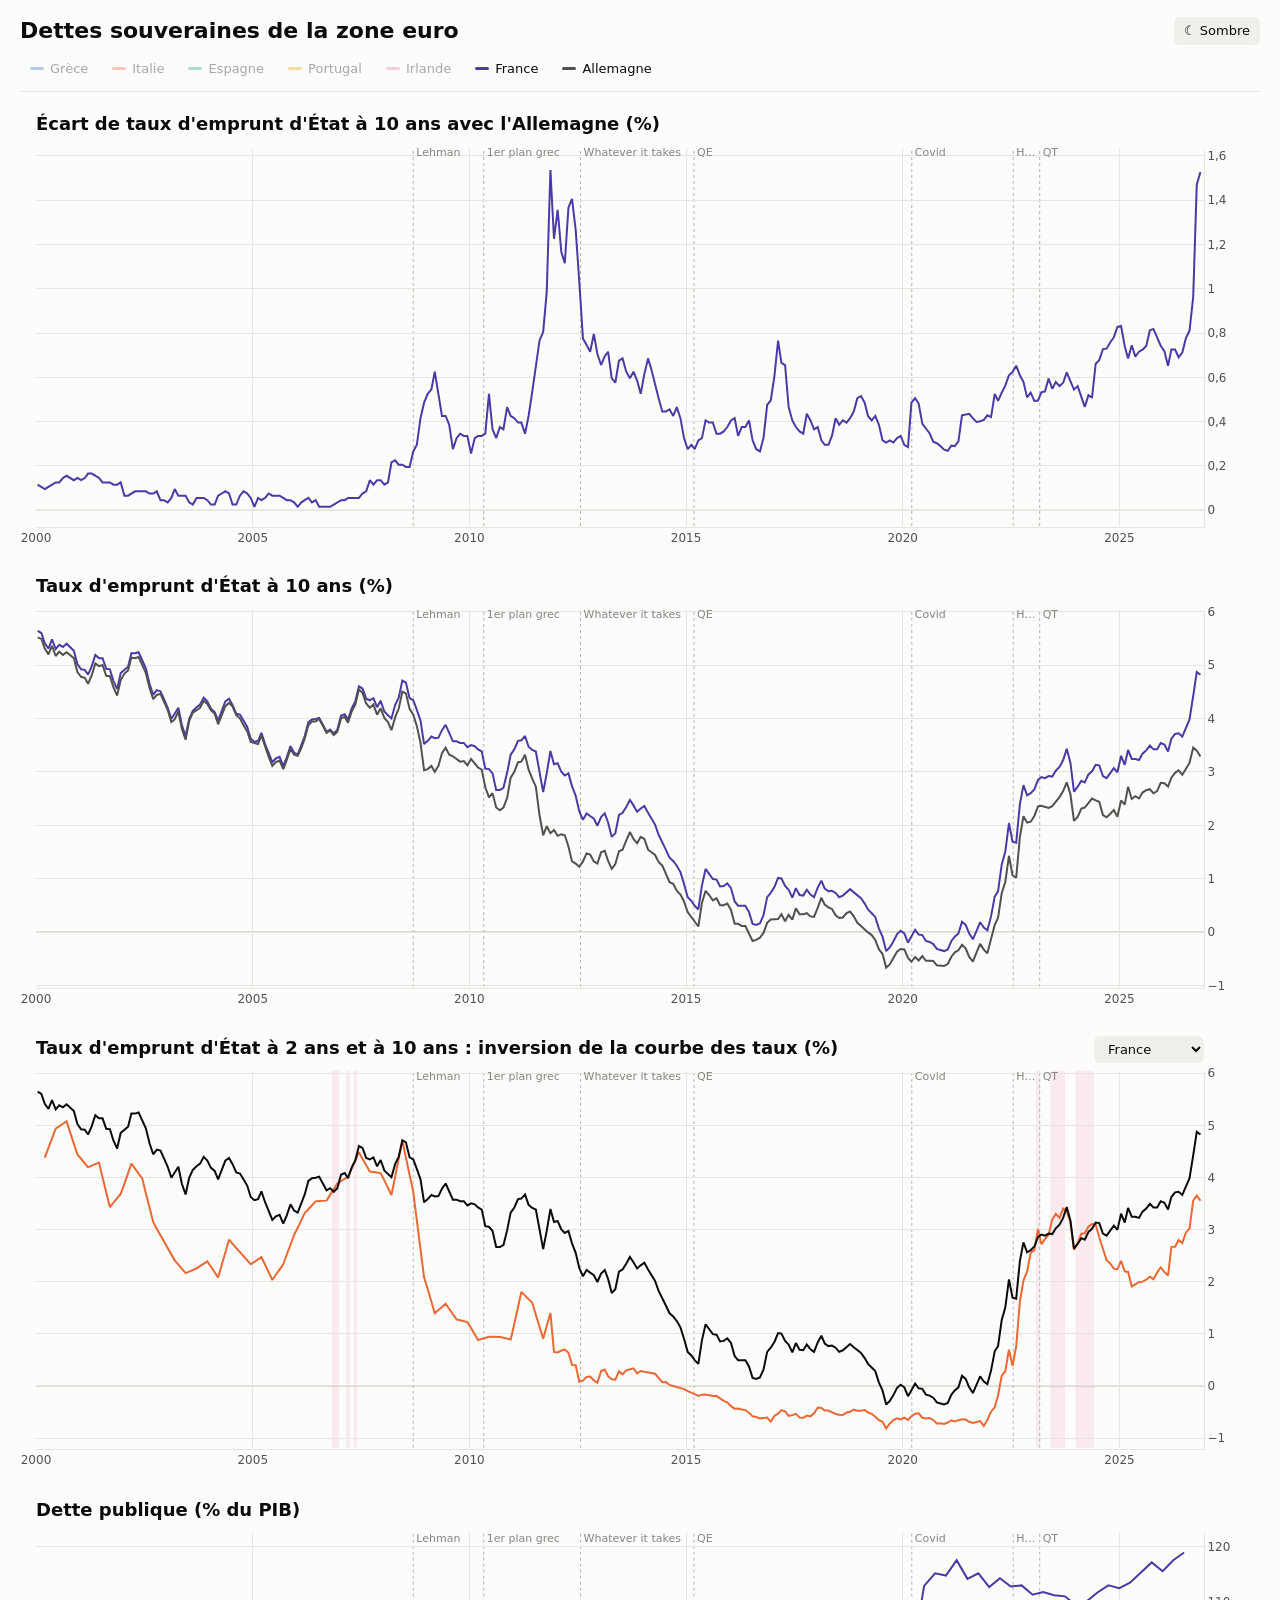
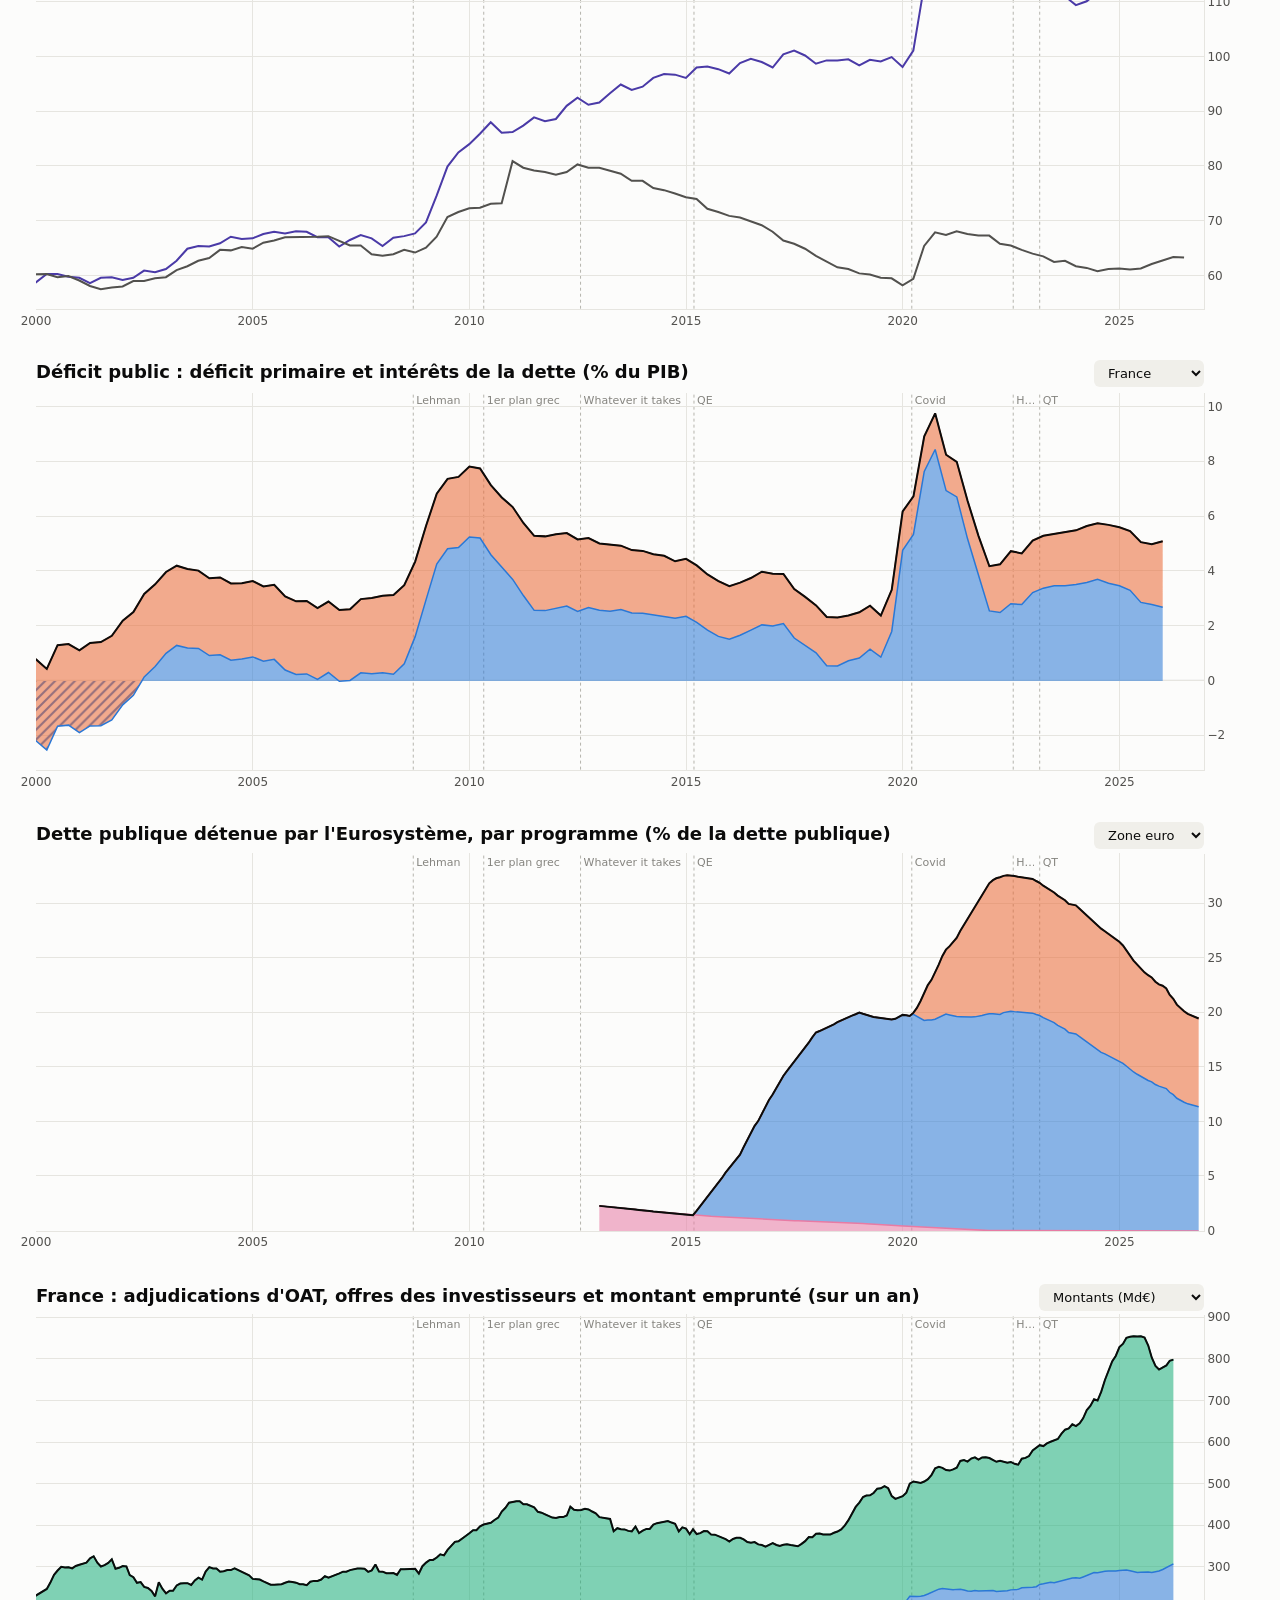
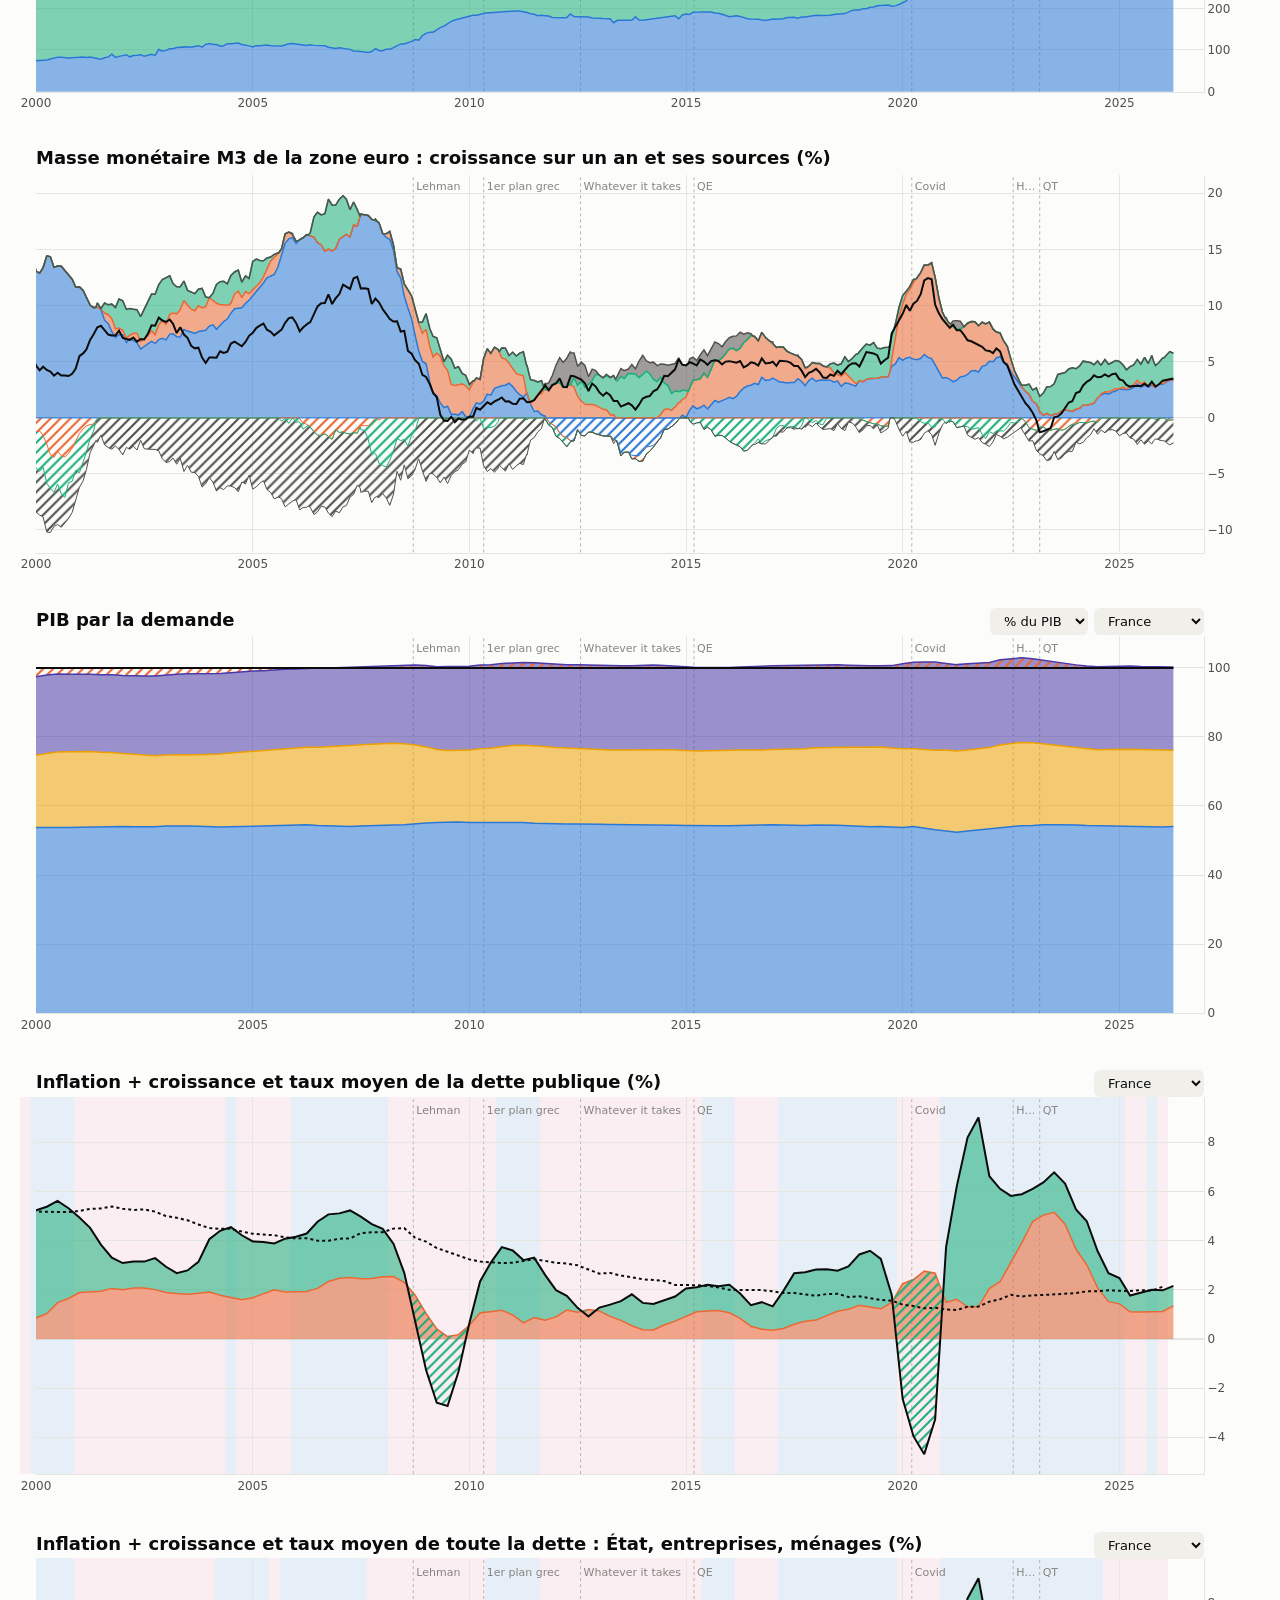
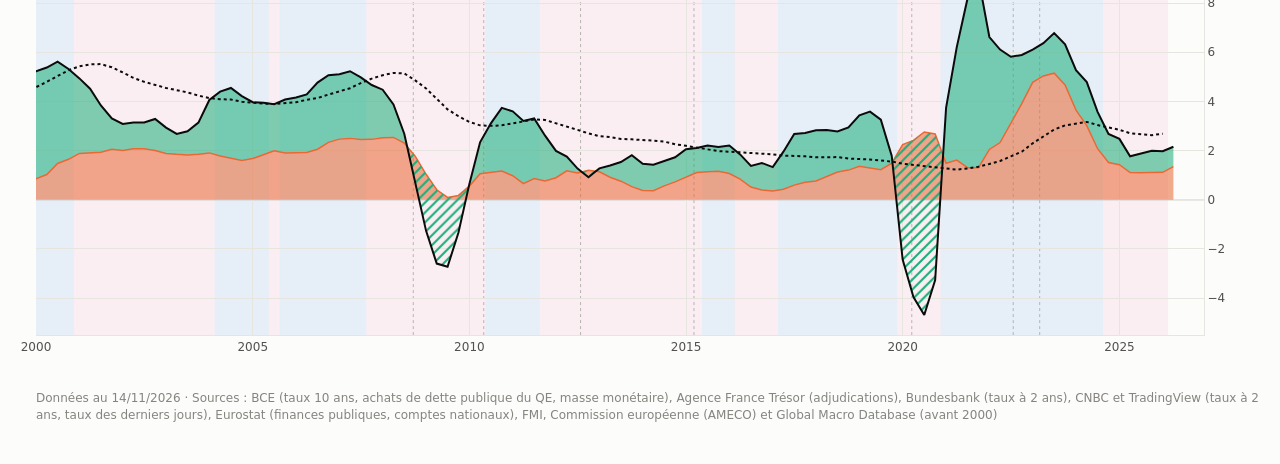
<file: index.html>
<!doctype html>
<html lang="fr">
<head>
<meta charset="utf-8">
<meta name="viewport" content="width=device-width, initial-scale=1">
<title>Dettes souveraines zone euro</title>
<link rel="icon" href="assets/favicon.svg" type="image/svg+xml">
<link rel="stylesheet" href="assets/style.css">
<script src="assets/plotly.min.js"></script>
<script src="data/data.js"></script>
</head>
<body>
<header>
  <div class="controls">
    <h1>Dettes souveraines de la zone euro</h1>
    <button id="autoY" hidden>Échelle auto</button>
    <!-- Budget de la France : masqué pour l'instant -->
    <!-- <a class="nav" href="budget.html">Budget de la France</a> -->
    <button id="theme" title="Mode clair / sombre"></button>
  </div>
  <nav id="legend"></nav>
</header>
<div id="stage">
  <div id="chart"></div>
  <div id="hover" hidden><div id="tip"></div></div>
  <div id="titles"></div>
  <div id="events"></div>
  <div id="evtip" hidden></div>
  <div id="dropline" hidden></div>
</div>
<footer>Données au <span id="updated"></span> · Sources : BCE (taux 10 ans, achats de dette publique du QE, masse monétaire), Agence France Trésor (adjudications), Bundesbank (taux à 2 ans), CNBC et TradingView (taux à 2 ans, taux des derniers jours),
  Eurostat (finances publiques, comptes nationaux), FMI, Commission européenne (AMECO) et Global Macro Database (avant 2000)</footer>
<script src="assets/app.js"></script>
</body>
</html>
</file>
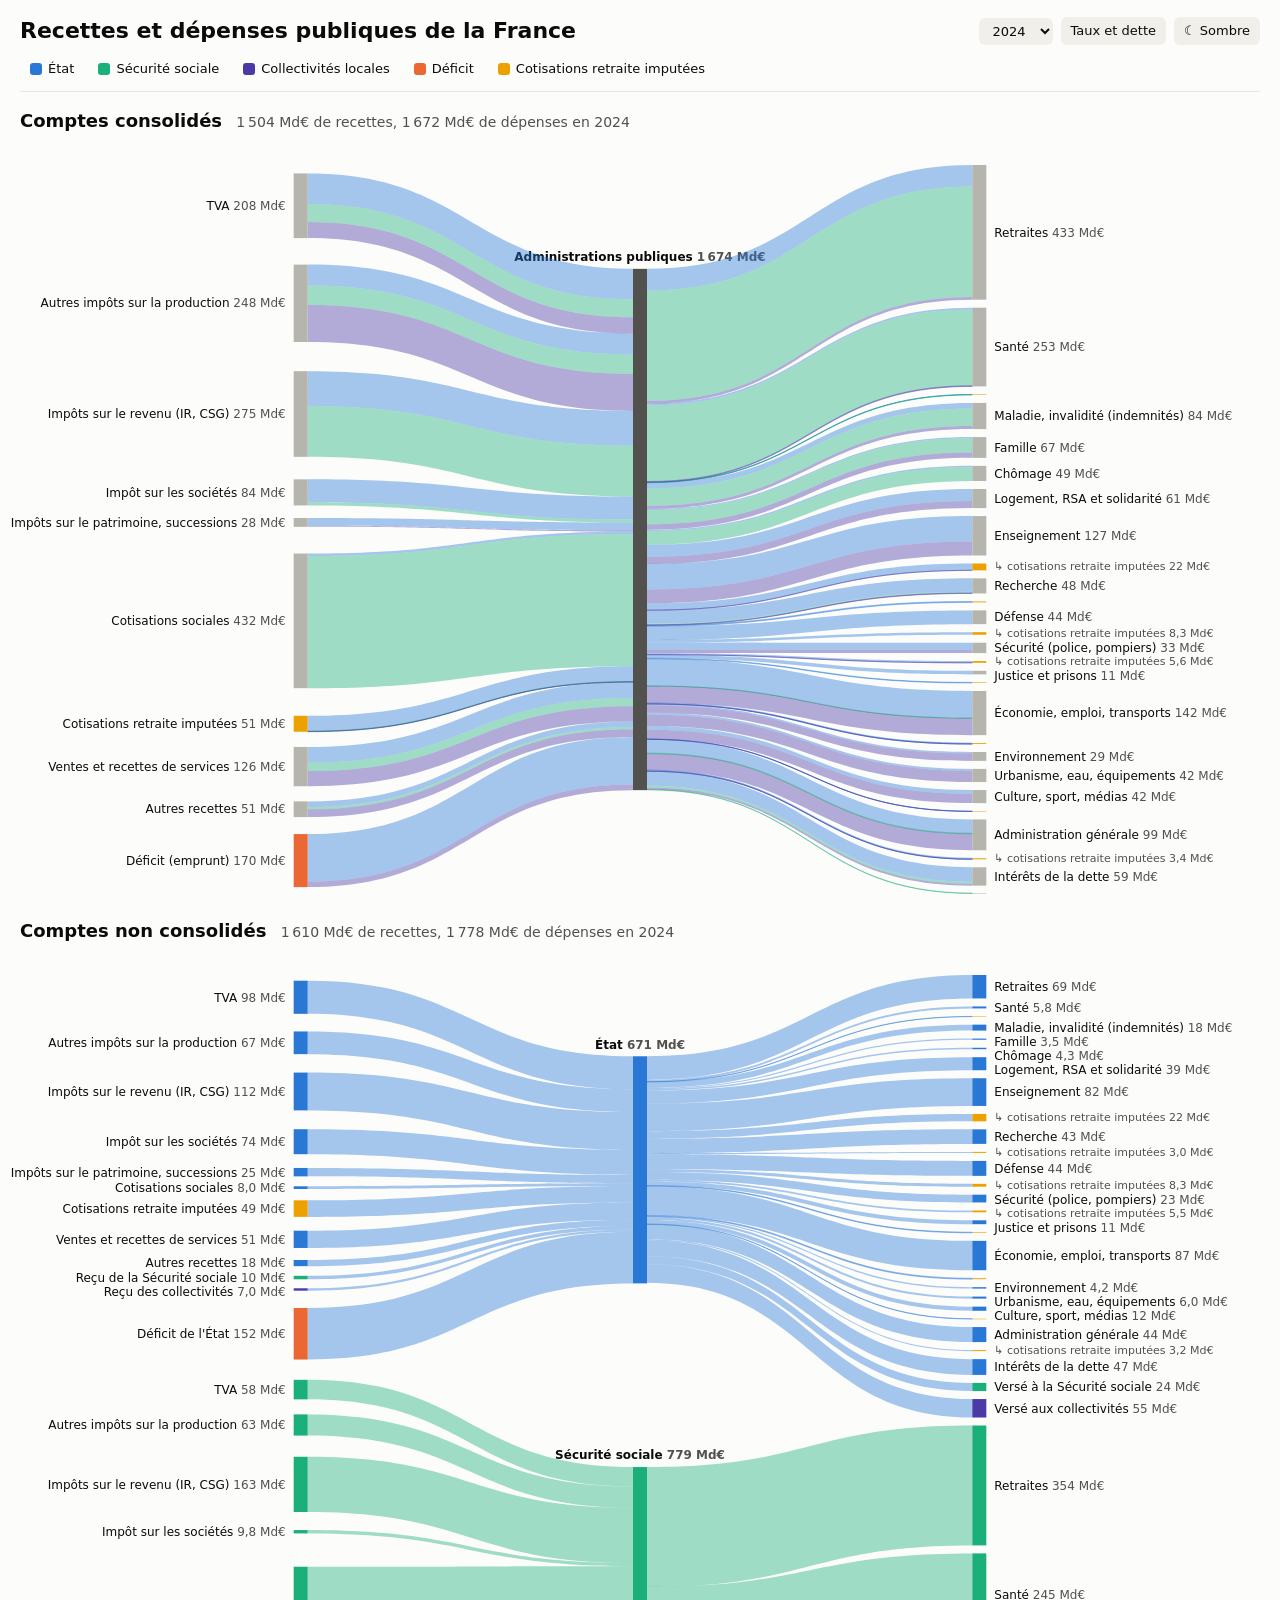
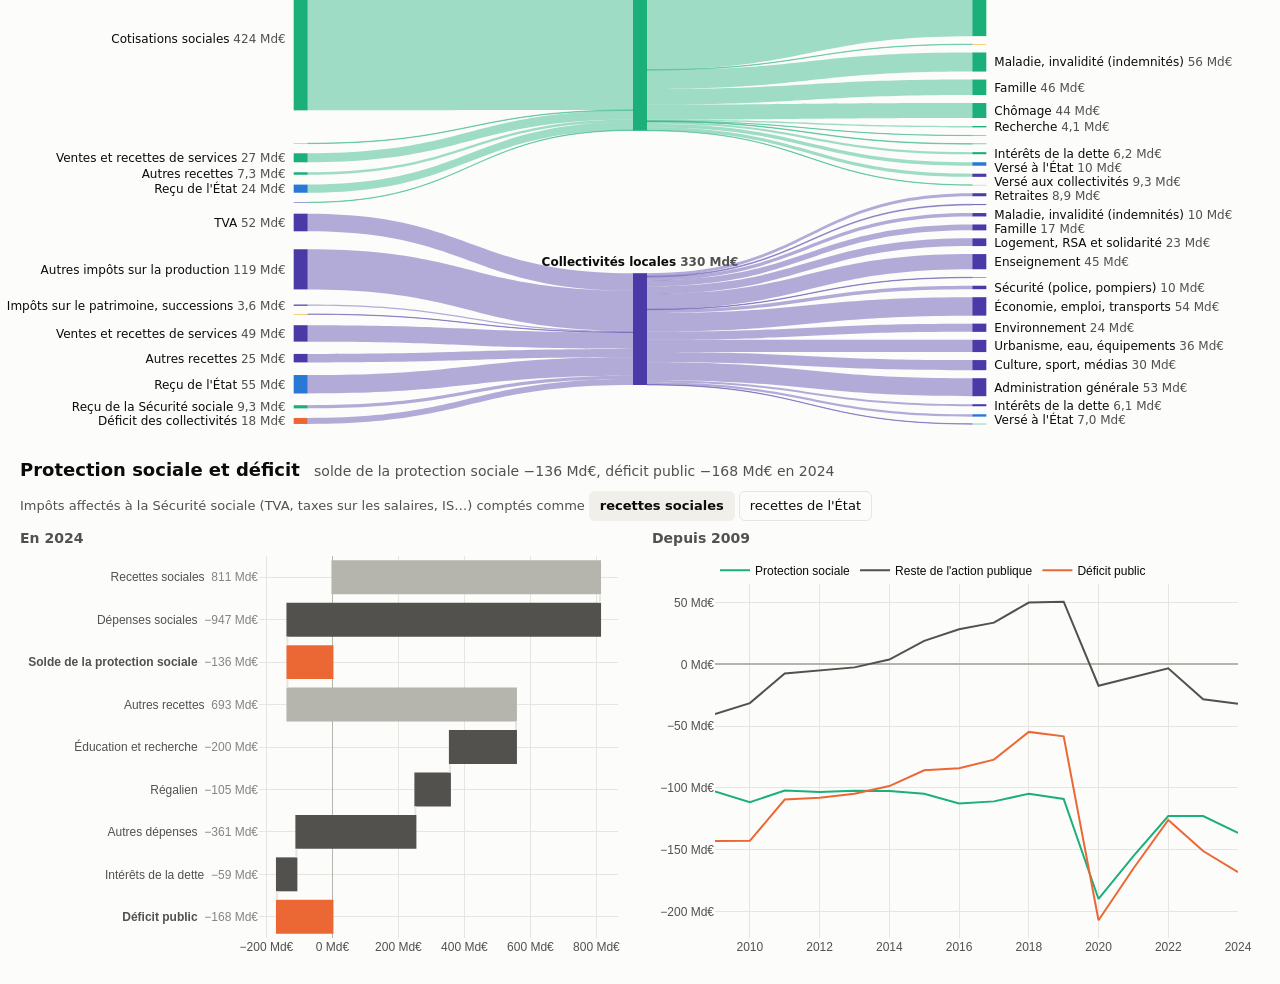
<file: budget.html>
<!doctype html>
<html lang="fr">
<head>
<meta charset="utf-8">
<meta name="viewport" content="width=device-width, initial-scale=1">
<title>Budget de la France</title>
<link rel="icon" href="assets/favicon.svg" type="image/svg+xml">
<link rel="stylesheet" href="assets/style.css">
<script src="assets/plotly.min.js"></script>
<script src="data/budget.js"></script>
</head>
<body>
<header>
  <div class="controls">
    <h1>Recettes et dépenses publiques de la France</h1>
    <select id="year" title="Année"></select>
    <a class="nav" href="index.html">Taux et dette</a>
    <button id="theme" title="Mode clair / sombre"></button>
  </div>
  <nav id="legend"></nav>
</header>
<section class="sankey">
  <h2>Comptes consolidés <span id="sum-cons"></span></h2>
  <div id="cons"></div>
</section>
<section class="sankey">
  <h2>Comptes non consolidés <span id="sum-raw"></span></h2>
  <div id="raw"></div>
</section>
<section class="social">
  <h2>Protection sociale et déficit <span id="sum-social"></span></h2>
  <div class="seg" id="affect">
    Impôts affectés à la Sécurité sociale (TVA, taxes sur les salaires, IS…) comptés comme
    <button data-v="social">recettes sociales</button><button data-v="state">recettes de l'État</button>
  </div>
  <div class="row">
    <div><h3 id="wf-title"></h3><div id="waterfall"></div></div>
    <div><h3>Depuis 2009</h3><div id="trend"></div></div>
  </div>
</section>
<script src="assets/budget.js"></script>
</body>
</html>
</file>
<file: assets/style.css>
:root {
  color-scheme: light;
  --surface: #fcfcfb;
  --text-primary: #0b0b0b;
  --text-secondary: #52514e;
  --text-muted: #85847f;
  --grid: #e6e5e0;
  --zero: #b5b4ad;
  --btn-bg: #f0efea;
  --s1: #2a78d6; --s2: #eb6834; --s3: #1baf7a; --s4: #eda100;
  --s5: #e87ba4; --s6: #4a3aa7; --s7: #52514e;
}
@media (prefers-color-scheme: dark) {
  :root:not([data-theme="light"]) {
    color-scheme: dark;
    --surface: #1a1a19;
    --text-primary: #ffffff;
    --text-secondary: #c3c2b7;
    --text-muted: #8f8e86;
    --grid: #2e2e2c;
    --zero: #5a5955;
    --btn-bg: #2a2a28;
    --s1: #3987e5; --s2: #d95926; --s3: #199e70; --s4: #c98500;
    --s5: #d55181; --s6: #9085e9; --s7: #c3c2b7;
  }
}
:root[data-theme="dark"] {
  color-scheme: dark;
  --surface: #1a1a19;
  --text-primary: #ffffff;
  --text-secondary: #c3c2b7;
  --text-muted: #8f8e86;
  --grid: #2e2e2c;
  --zero: #5a5955;
  --btn-bg: #2a2a28;
  --s1: #3987e5; --s2: #d95926; --s3: #199e70; --s4: #c98500;
  --s5: #d55181; --s6: #9085e9; --s7: #c3c2b7;
}
* { box-sizing: border-box; }
body {
  margin: 0; padding: 0 20px 16px;
  background: var(--surface); color: var(--text-primary);
  font: 14px/1.4 system-ui, -apple-system, "Segoe UI", sans-serif;
}
header {
  position: sticky; top: 0; z-index: 10; background: var(--surface);
  padding: 16px 0 8px; border-bottom: 1px solid var(--grid); margin-bottom: 8px;
}
.controls { display: flex; align-items: center; gap: 8px; margin-bottom: 8px; }

#legend { display: flex; flex-wrap: wrap; gap: 4px; }
#legend button { background: transparent; display: inline-flex; align-items: center; gap: 6px; }
#legend button.off { opacity: .35; }
#legend .sw { width: 14px; height: 3px; border-radius: 2px; }
h1 { font-size: 22px; font-weight: 650; margin: 0 auto 0 0; }
button {
  font: inherit; font-size: 13px; border: 0; color: var(--text-primary); background: var(--btn-bg);
  padding: 5px 10px; border-radius: 6px; cursor: pointer;
}
button:hover { opacity: .75; }
#autoY[hidden] { display: inline-block; visibility: hidden; }
#chart { width: 100%; }
#chart, #chart * { touch-action: pan-y; }   /* un doigt : défilement vertical de la page ; le pincement est géré par app.js */
#stage { position: relative; }
footer { margin: 8px 0 24px; padding-left: 16px; font-size: 12px; color: var(--text-muted); }
#hover { position: absolute; inset: 0; pointer-events: none; z-index: 4; }   /* au-dessus des libellés d'événements */
#hover[hidden] { display: none; }
.vline { position: absolute; border-left: 1px dashed var(--text-muted); }
.hline { position: absolute; border-top: 1px dashed var(--text-muted); }
.hline[hidden] { display: none; }
#tip {
  position: absolute; top: 0; left: 0; white-space: nowrap;
  background: var(--surface); border: 1px solid var(--grid); border-radius: 6px;
  padding: 6px 10px; font-size: 13px; line-height: 1.6; box-shadow: 0 2px 8px rgb(0 0 0 / .12);
}
#tip .date { color: var(--text-secondary); }
#tip b { font-weight: 600; font-variant-numeric: tabular-nums; }
#tip .muted { color: var(--text-secondary); font-weight: 400; }
#tip .sw { display: inline-block; width: 10px; height: 3px; border-radius: 2px; margin-right: 6px; vertical-align: middle; }
/* les zones d'axes sont gérées par notre code (mise à l'échelle façon TradingView) */
#chart.cur-ns, #chart.cur-ns .drag { cursor: ns-resize !important; }
#chart.cur-ew, #chart.cur-ew .drag { cursor: ew-resize !important; }
/* titres des graphiques : bouton de repli discret au survol, glisser pour réordonner */
#titles { position: absolute; inset: 0 0 auto 0; pointer-events: none; }
.ptitle {
  position: absolute; left: 16px; box-sizing: border-box; display: flex; align-items: flex-end; padding: 6px 0 8px;
  font-size: 18px; font-weight: 700; cursor: grab; pointer-events: auto; user-select: none;
}
.ptitle:active { cursor: grabbing; }
.ptitle.folded { color: var(--text-secondary); }
.ptitle .ttl { position: relative; }
.ptitle .fold {
  position: absolute; left: -22px; top: 50%; transform: translateY(-50%); width: 18px; height: 18px; padding: 0;
  font-size: 14px; line-height: 18px; text-align: center; border-radius: 4px;
  background: transparent; color: var(--text-muted); opacity: 0; transition: opacity .15s;
}
.ptitle:hover .fold { opacity: 1; }
.ptitle .fold:hover { background: var(--btn-bg); color: var(--text-primary); }
/* libellés des événements : coupés s'ils touchent le suivant, explication au survol */
#events { position: absolute; inset: 0; pointer-events: none; }
.evlabel {
  position: absolute; font-size: 11px; line-height: 14px; color: var(--text-muted); white-space: nowrap;
  overflow: hidden; text-overflow: ellipsis; pointer-events: auto; cursor: help;
}
.evlabel:hover { color: var(--text-primary); }
#evtip {
  position: absolute; z-index: 5; max-width: 360px; pointer-events: none;
  background: var(--surface); border: 1px solid var(--grid); border-radius: 6px;
  padding: 8px 10px; font-size: 13px; line-height: 1.5; box-shadow: 0 2px 8px rgb(0 0 0 / .12);
}
#evtip .date { font-weight: 600; margin-bottom: 2px; }
#evtip p { margin: 6px 0 0; }
#evtip b { font-weight: 600; }
#evtip[hidden] { display: none; }
#evtip.info { max-width: 480px; }
#evtip .f {   /* formule */
  margin: 6px 0 0; padding: 3px 8px; border-radius: 4px; background: var(--btn-bg);
  font-family: "Cambria Math", "STIX Two Math", "Latin Modern Math", Georgia, serif; font-size: 14px;
}
.picks { position: absolute; right: 56px; display: flex; gap: 6px; pointer-events: auto; }
#tip .sw.dash { background: none !important; border-top: 2px dotted var(--text-primary); height: 0; }
#dropline { position: absolute; left: 0; right: 0; height: 0; border-top: 2px solid var(--text-secondary); pointer-events: none; }
#dropline[hidden] { display: none; }
/* page budget (diagrammes de Sankey) */
a.nav, select {
  font: inherit; font-size: 13px; color: var(--text-primary); background: var(--btn-bg);
  padding: 5px 10px; border: 0; border-radius: 6px; text-decoration: none; cursor: pointer;
}
a.nav:hover { opacity: .75; }
#legend .sw.block { width: 12px; height: 12px; border-radius: 3px; }
#legend .item { display: inline-flex; align-items: center; gap: 6px; padding: 5px 10px; font-size: 13px; }
.sankey h2 { font-size: 18px; font-weight: 700; margin: 16px 0 4px; }
.sankey h2 span { font-size: 14px; font-weight: 400; color: var(--text-secondary); margin-left: 8px; }
.sankey { position: relative; }
/* libellés sous le diagramme (fond transparent) pour que l'infobulle de Plotly passe au-dessus */
.sankey .labels { position: absolute; inset: 0; pointer-events: none; z-index: 0; }
.sankey > div[id] { position: relative; z-index: 1; }
.nlabel { position: absolute; white-space: nowrap; font-size: 12px; line-height: 14px; transform: translateY(-50%); }
.nlabel span { color: var(--text-secondary); font-variant-numeric: tabular-nums; }
.nlabel.left { text-align: right; }
.nlabel.sub { color: var(--text-secondary); font-size: 11px; }
.nlabel.mid { transform: translate(-50%, -100%); font-weight: 600; background: var(--surface); padding: 1px 6px; border-radius: 4px; }
/* protection sociale et déficit */
.social h2 { font-size: 18px; font-weight: 700; margin: 24px 0 8px; }
.social h2 span { font-size: 14px; font-weight: 400; color: var(--text-secondary); margin-left: 8px; }
.social h3 { font-size: 14px; font-weight: 600; margin: 8px 0 0; color: var(--text-secondary); }
.seg { display: flex; flex-wrap: wrap; align-items: center; gap: 4px; font-size: 13px; color: var(--text-secondary); }
.seg button { background: transparent; border: 1px solid var(--grid); }
.seg button[aria-pressed="true"] { background: var(--btn-bg); border-color: var(--btn-bg); color: var(--text-primary); font-weight: 600; }
.social .row { display: flex; flex-wrap: wrap; gap: 24px; }
.social .row > div { flex: 1 1 520px; min-width: 0; }
</file>
